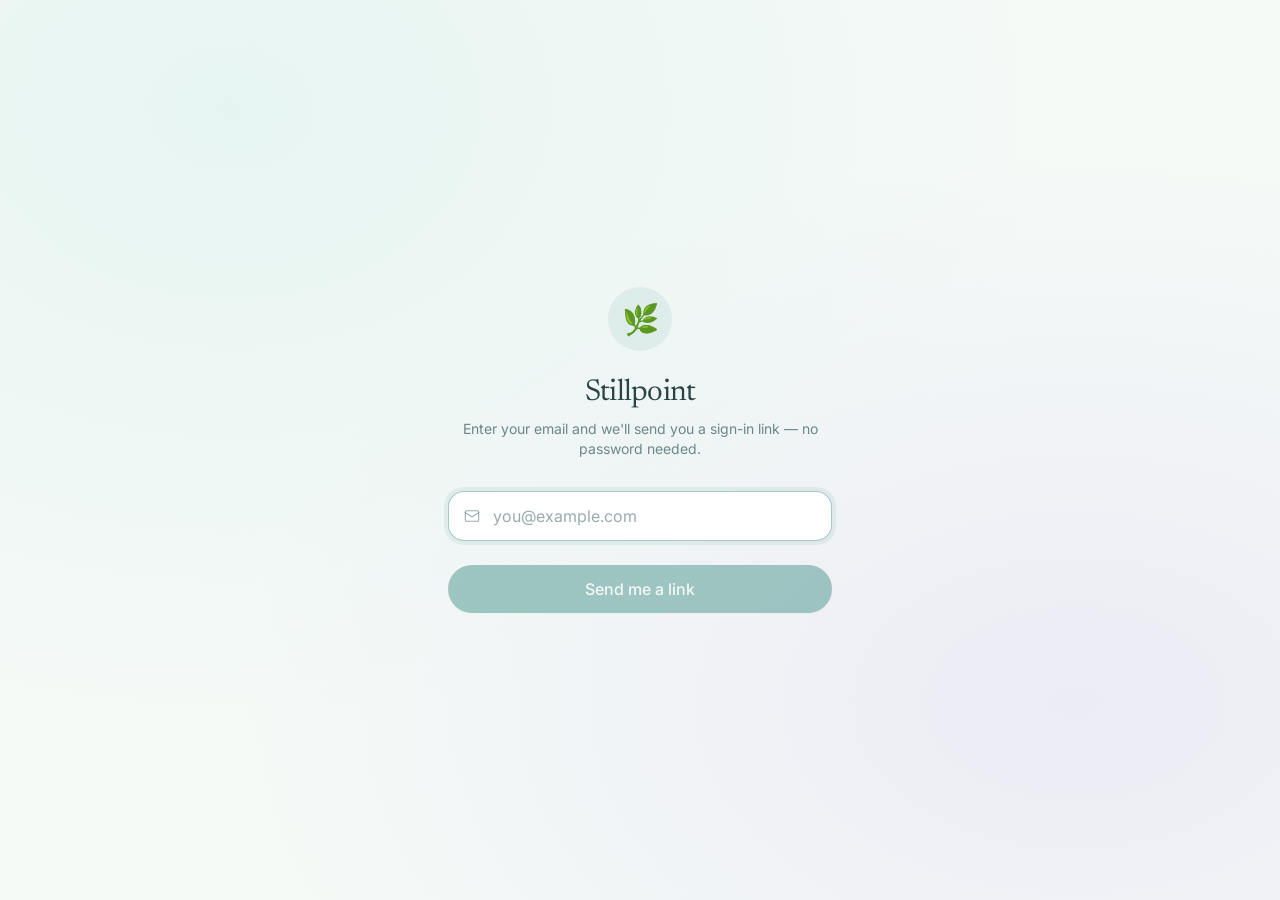
<file: index.html>
<!doctype html>
<html lang="en">
  <head>
    <meta charset="UTF-8" />
    <meta name="viewport" content="width=device-width, initial-scale=1.0, viewport-fit=cover" />
    <title>Stillpoint</title>
    <meta name="description" content="A daily gratitude practice." />

    <link rel="icon" type="image/png" href="./favicon.png" />
    <link rel="apple-touch-icon" href="./apple-touch-icon.png" />
    <link rel="manifest" href="./manifest.webmanifest" />

    <!-- theme color follows light/dark for the browser/status bar -->
    <meta name="theme-color" content="#eef5f2" media="(prefers-color-scheme: light)" />
    <meta name="theme-color" content="#0f1a19" media="(prefers-color-scheme: dark)" />

    <!-- iOS add-to-home-screen -->
    <meta name="apple-mobile-web-app-capable" content="yes" />
    <meta name="mobile-web-app-capable" content="yes" />
    <meta name="apple-mobile-web-app-status-bar-style" content="black-translucent" />
    <meta name="apple-mobile-web-app-title" content="Stillpoint" />
    <script type="module" crossorigin src="./assets/index-DA59AJgt.js"></script>
    <link rel="stylesheet" crossorigin href="./assets/index-sqqzclFQ.css">
  </head>
  <body>
    <div id="root"></div>
  </body>
</html>
</file>
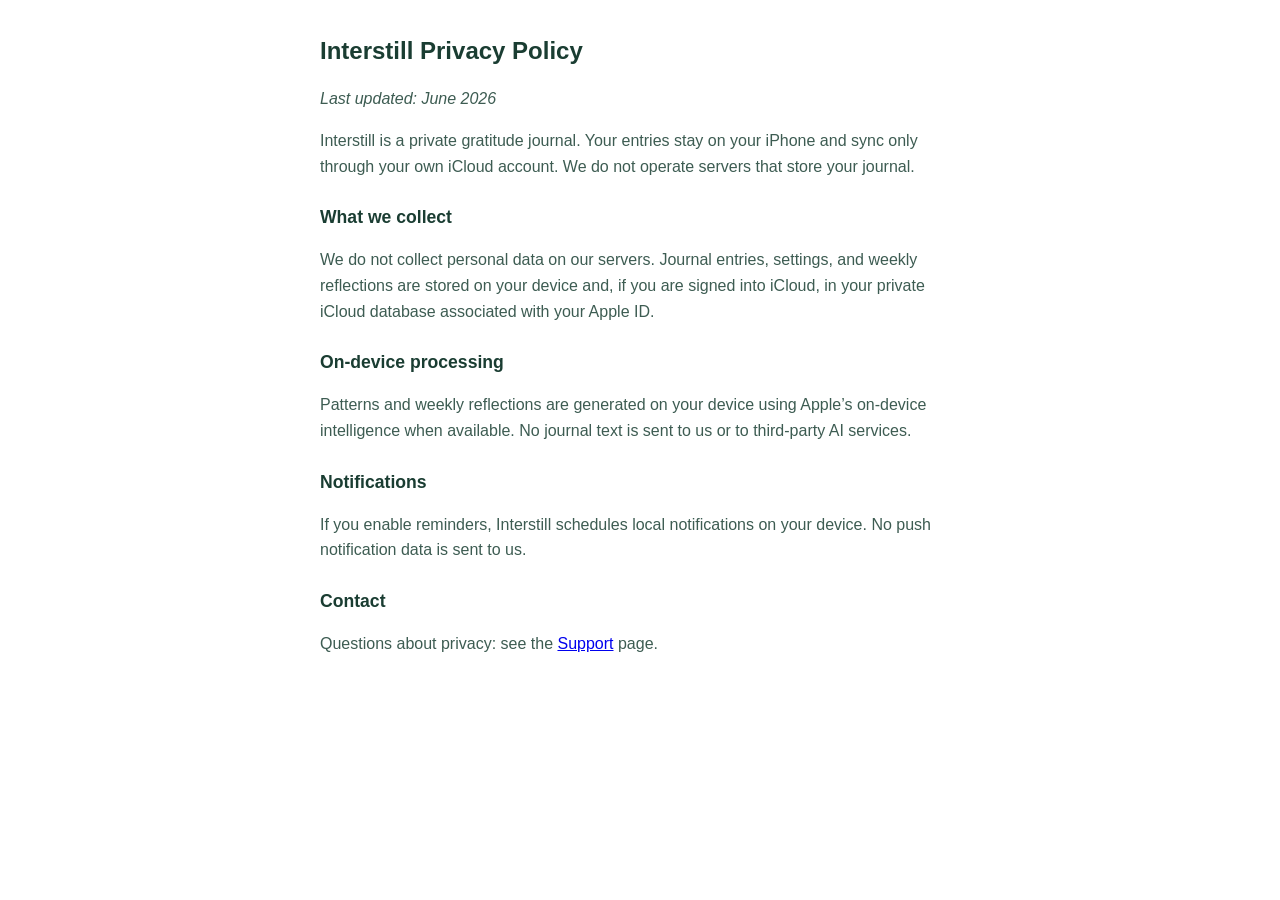
<file: privacy.html>
<!DOCTYPE html>
<html lang="en">
<head>
  <meta charset="utf-8">
  <meta name="viewport" content="width=device-width, initial-scale=1">
  <title>Interstill — Privacy Policy</title>
  <style>
    body { font-family: -apple-system, BlinkMacSystemFont, sans-serif; line-height: 1.6; max-width: 640px; margin: 2rem auto; padding: 0 1.25rem; color: #1a3d32; }
    h1 { font-size: 1.5rem; }
    h2 { font-size: 1.1rem; margin-top: 1.5rem; }
    p, li { color: #3d5c52; }
  </style>
</head>
<body>
  <h1>Interstill Privacy Policy</h1>
  <p><em>Last updated: June 2026</em></p>

  <p>Interstill is a private gratitude journal. Your entries stay on your iPhone and sync only through your own iCloud account. We do not operate servers that store your journal.</p>

  <h2>What we collect</h2>
  <p>We do not collect personal data on our servers. Journal entries, settings, and weekly reflections are stored on your device and, if you are signed into iCloud, in your private iCloud database associated with your Apple ID.</p>

  <h2>On-device processing</h2>
  <p>Patterns and weekly reflections are generated on your device using Apple’s on-device intelligence when available. No journal text is sent to us or to third-party AI services.</p>

  <h2>Notifications</h2>
  <p>If you enable reminders, Interstill schedules local notifications on your device. No push notification data is sent to us.</p>

  <h2>Contact</h2>
  <p>Questions about privacy: see the <a href="support.html">Support</a> page.</p>
</body>
</html>
</file>
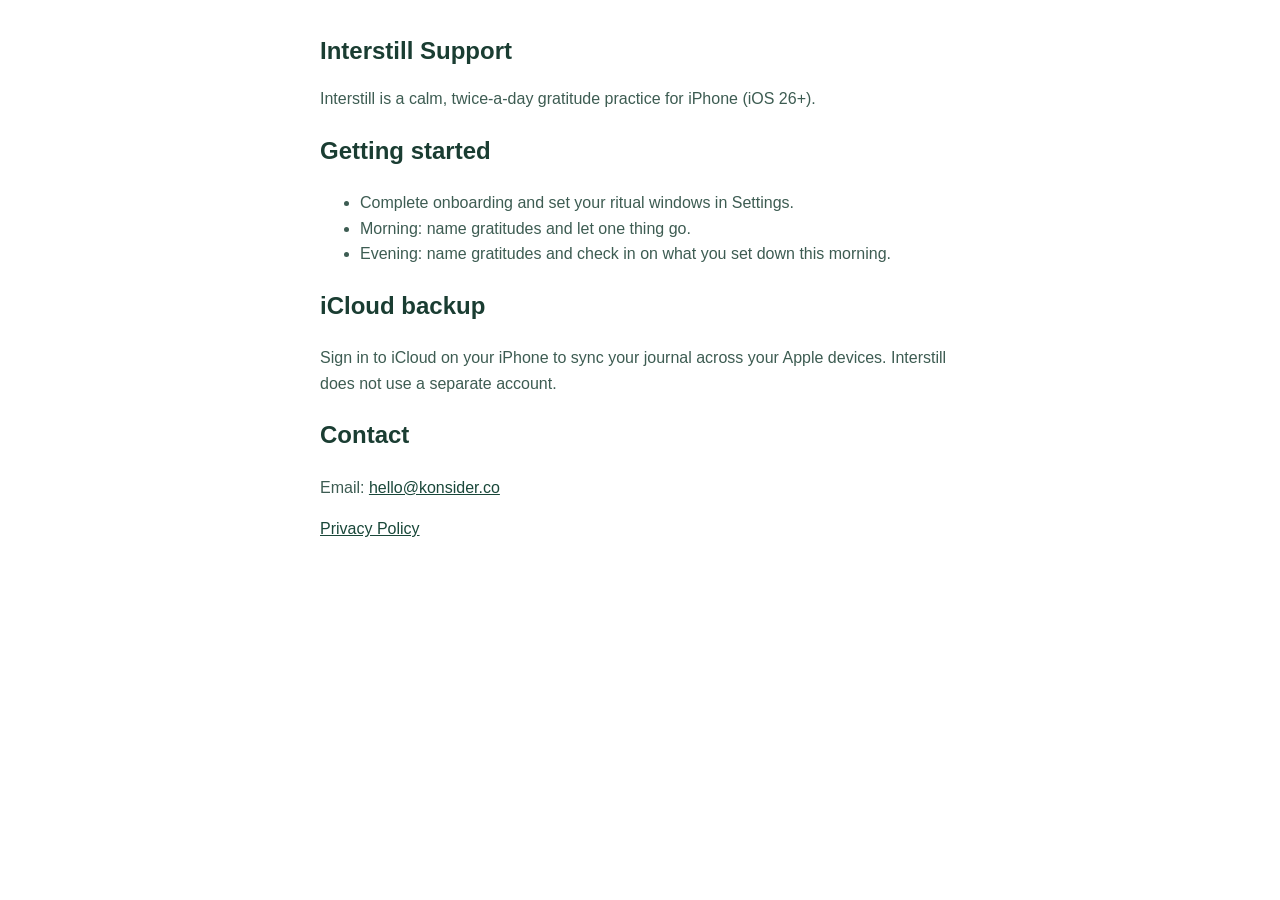
<file: support.html>
<!DOCTYPE html>
<html lang="en">
<head>
  <meta charset="utf-8">
  <meta name="viewport" content="width=device-width, initial-scale=1">
  <title>Interstill — Support</title>
  <style>
    body { font-family: -apple-system, BlinkMacSystemFont, sans-serif; line-height: 1.6; max-width: 640px; margin: 2rem auto; padding: 0 1.25rem; color: #1a3d32; }
    h1 { font-size: 1.5rem; }
    p, li { color: #3d5c52; }
    a { color: #194739; }
  </style>
</head>
<body>
  <h1>Interstill Support</h1>
  <p>Interstill is a calm, twice-a-day gratitude practice for iPhone (iOS 26+).</p>

  <h2>Getting started</h2>
  <ul>
    <li>Complete onboarding and set your ritual windows in Settings.</li>
    <li>Morning: name gratitudes and let one thing go.</li>
    <li>Evening: name gratitudes and check in on what you set down this morning.</li>
  </ul>

  <h2>iCloud backup</h2>
  <p>Sign in to iCloud on your iPhone to sync your journal across your Apple devices. Interstill does not use a separate account.</p>

  <h2>Contact</h2>
  <p>Email: <a href="mailto:hello@konsider.co">hello@konsider.co</a></p>

  <p><a href="privacy.html">Privacy Policy</a></p>
</body>
</html>
</file>
<file: assets/index-sqqzclFQ.css>
@import "https://fonts.googleapis.com/css2?family=Inter:wght@400;500;600&family=Newsreader:ital,opsz,wght@0,6..72,400;0,6..72,500;1,6..72,400&display=swap";*,:before,:after,::backdrop{--tw-border-spacing-x:0;--tw-border-spacing-y:0;--tw-translate-x:0;--tw-translate-y:0;--tw-rotate:0;--tw-skew-x:0;--tw-skew-y:0;--tw-scale-x:1;--tw-scale-y:1;--tw-pan-x: ;--tw-pan-y: ;--tw-pinch-zoom: ;--tw-scroll-snap-strictness:proximity;--tw-gradient-from-position: ;--tw-gradient-via-position: ;--tw-gradient-to-position: ;--tw-ordinal: ;--tw-slashed-zero: ;--tw-numeric-figure: ;--tw-numeric-spacing: ;--tw-numeric-fraction: ;--tw-ring-inset: ;--tw-ring-offset-width:0px;--tw-ring-offset-color:#fff;--tw-ring-color:#3b82f680;--tw-ring-offset-shadow:0 0 #0000;--tw-ring-shadow:0 0 #0000;--tw-shadow:0 0 #0000;--tw-shadow-colored:0 0 #0000;--tw-blur: ;--tw-brightness: ;--tw-contrast: ;--tw-grayscale: ;--tw-hue-rotate: ;--tw-invert: ;--tw-saturate: ;--tw-sepia: ;--tw-drop-shadow: ;--tw-backdrop-blur: ;--tw-backdrop-brightness: ;--tw-backdrop-contrast: ;--tw-backdrop-grayscale: ;--tw-backdrop-hue-rotate: ;--tw-backdrop-invert: ;--tw-backdrop-opacity: ;--tw-backdrop-saturate: ;--tw-backdrop-sepia: ;--tw-contain-size: ;--tw-contain-layout: ;--tw-contain-paint: ;--tw-contain-style: }*,:before,:after{box-sizing:border-box;border:0 solid #e5e7eb}:before,:after{--tw-content:""}html,:host{-webkit-text-size-adjust:100%;tab-size:4;font-feature-settings:normal;font-variation-settings:normal;-webkit-tap-highlight-color:transparent;font-family:Inter,system-ui,sans-serif;line-height:1.5}body{line-height:inherit;margin:0}hr{height:0;color:inherit;border-top-width:1px}abbr:where([title]){-webkit-text-decoration:underline dotted;text-decoration:underline dotted}h1,h2,h3,h4,h5,h6{font-size:inherit;font-weight:inherit}a{color:inherit;-webkit-text-decoration:inherit;text-decoration:inherit}b,strong{font-weight:bolder}code,kbd,samp,pre{font-feature-settings:normal;font-variation-settings:normal;font-family:ui-monospace,SFMono-Regular,Menlo,Monaco,Consolas,Liberation Mono,Courier New,monospace;font-size:1em}small{font-size:80%}sub,sup{vertical-align:baseline;font-size:75%;line-height:0;position:relative}sub{bottom:-.25em}sup{top:-.5em}table{text-indent:0;border-color:inherit;border-collapse:collapse}button,input,optgroup,select,textarea{font-feature-settings:inherit;font-variation-settings:inherit;font-family:inherit;font-size:100%;font-weight:inherit;line-height:inherit;letter-spacing:inherit;color:inherit;margin:0;padding:0}button,select{text-transform:none}button,input:where([type=button]),input:where([type=reset]),input:where([type=submit]){-webkit-appearance:button;background-color:#0000;background-image:none}:-moz-focusring{outline:auto}:-moz-ui-invalid{box-shadow:none}progress{vertical-align:baseline}::-webkit-inner-spin-button{height:auto}::-webkit-outer-spin-button{height:auto}[type=search]{-webkit-appearance:textfield;outline-offset:-2px}::-webkit-search-decoration{-webkit-appearance:none}::-webkit-file-upload-button{-webkit-appearance:button;font:inherit}summary{display:list-item}blockquote,dl,dd,h1,h2,h3,h4,h5,h6,hr,figure,p,pre{margin:0}fieldset{margin:0;padding:0}legend{padding:0}ol,ul,menu{margin:0;padding:0;list-style:none}dialog{padding:0}textarea{resize:vertical}input::-moz-placeholder{opacity:1;color:#9ca3af}textarea::-moz-placeholder{opacity:1;color:#9ca3af}input::placeholder,textarea::placeholder{opacity:1;color:#9ca3af}button,[role=button]{cursor:pointer}:disabled{cursor:default}img,svg,video,canvas,audio,iframe,embed,object{vertical-align:middle;display:block}img,video{max-width:100%;height:auto}[hidden]:where(:not([hidden=until-found])){display:none}:root{--background:150 30% 97%;--foreground:185 25% 22%;--card:0 0% 100%;--card-foreground:185 25% 22%;--primary:172 33% 44%;--primary-foreground:150 40% 98%;--secondary:150 22% 92%;--secondary-foreground:185 25% 28%;--muted:150 20% 93%;--muted-foreground:185 12% 48%;--accent:252 40% 93%;--accent-foreground:252 30% 38%;--border:155 18% 88%;--input:155 18% 86%;--ring:172 33% 55%;--radius:1rem}@media (prefers-color-scheme:dark){:root{--background:196 24% 9%;--foreground:150 14% 87%;--card:196 20% 13%;--card-foreground:150 14% 87%;--primary:172 36% 50%;--primary-foreground:196 30% 7%;--secondary:196 15% 19%;--secondary-foreground:150 14% 84%;--muted:196 14% 17%;--muted-foreground:185 10% 62%;--accent:252 22% 27%;--accent-foreground:252 45% 86%;--border:196 14% 22%;--input:196 14% 24%;--ring:172 36% 55%}}*{border-color:hsl(var(--border))}body{background-color:hsl(var(--background));color:hsl(var(--foreground));-webkit-font-smoothing:antialiased;-moz-osx-font-smoothing:grayscale;background-image:radial-gradient(at 18% 12%,#dbf0ed8c 0,#0000 55%),radial-gradient(at 84% 78%,#e5e1f48c 0,#0000 55%);background-attachment:fixed;font-family:Inter,system-ui,sans-serif}@media (prefers-color-scheme:dark){body{background-image:radial-gradient(at 18% 12%,#1c544d59 0,#0000 55%),radial-gradient(at 84% 78%,#3c2d764d 0,#0000 55%)}}h1,h2,h3{letter-spacing:-.025em;font-family:Newsreader,Georgia,serif}.fixed{position:fixed}.absolute{position:absolute}.relative{position:relative}.sticky{position:sticky}.inset-0{inset:0}.inset-x-0{left:0;right:0}.-bottom-0\.5{bottom:-.125rem}.-bottom-1{bottom:-.25rem}.-right-0\.5{right:-.125rem}.-right-1{right:-.25rem}.bottom-0{bottom:0}.left-4{left:1rem}.top-0{top:0}.top-1\/2{top:50%}.z-20{z-index:20}.z-50{z-index:50}.mx-auto{margin-left:auto;margin-right:auto}.mb-10{margin-bottom:2.5rem}.mb-3{margin-bottom:.75rem}.mb-4{margin-bottom:1rem}.mb-5{margin-bottom:1.25rem}.mb-6{margin-bottom:1.5rem}.mb-8{margin-bottom:2rem}.mt-0\.5{margin-top:.125rem}.mt-1{margin-top:.25rem}.mt-1\.5{margin-top:.375rem}.mt-2{margin-top:.5rem}.mt-3{margin-top:.75rem}.mt-4{margin-top:1rem}.mt-5{margin-top:1.25rem}.mt-6{margin-top:1.5rem}.mt-7{margin-top:1.75rem}.mt-8{margin-top:2rem}.mt-auto{margin-top:auto}.flex{display:flex}.inline-flex{display:inline-flex}.grid{display:grid}.hidden{display:none}.h-10{height:2.5rem}.h-11{height:2.75rem}.h-12{height:3rem}.h-16{height:4rem}.h-2\.5{height:.625rem}.h-3{height:.75rem}.h-3\.5{height:.875rem}.h-4{height:1rem}.h-5{height:1.25rem}.h-6{height:1.5rem}.h-7{height:1.75rem}.h-9{height:2.25rem}.h-\[18px\]{height:18px}.h-\[19px\]{height:19px}.h-screen{height:100vh}.min-h-\[88px\]{min-height:88px}.min-h-screen{min-height:100vh}.w-10{width:2.5rem}.w-12{width:3rem}.w-16{width:4rem}.w-2\.5{width:.625rem}.w-3{width:.75rem}.w-3\.5{width:.875rem}.w-4{width:1rem}.w-5{width:1.25rem}.w-6{width:1.5rem}.w-7{width:1.75rem}.w-72{width:18rem}.w-9{width:2.25rem}.w-\[18px\]{width:18px}.w-\[19px\]{width:19px}.w-full{width:100%}.max-w-2xl{max-width:42rem}.max-w-md{max-width:28rem}.max-w-sm{max-width:24rem}.max-w-xl{max-width:36rem}.flex-1{flex:1}.shrink-0{flex-shrink:0}.-translate-y-1\/2{--tw-translate-y:-50%;transform:translate(var(--tw-translate-x), var(--tw-translate-y)) rotate(var(--tw-rotate)) skewX(var(--tw-skew-x)) skewY(var(--tw-skew-y)) scaleX(var(--tw-scale-x)) scaleY(var(--tw-scale-y))}@keyframes breathe{0%,to{opacity:.6;transform:scale(1)}50%{opacity:1;transform:scale(1.06)}}.animate-breathe{animation:6s ease-in-out infinite breathe}@keyframes fade-up{0%{opacity:0;transform:translateY(8px)}to{opacity:1;transform:translateY(0)}}.animate-fade-up{animation:.5s ease-out both fade-up}@keyframes spin{to{transform:rotate(360deg)}}.animate-spin{animation:1s linear infinite spin}.cursor-pointer{cursor:pointer}.resize-none{resize:none}.flex-col{flex-direction:column}.flex-wrap{flex-wrap:wrap}.place-items-center{place-items:center}.items-start{align-items:flex-start}.items-center{align-items:center}.items-stretch{align-items:stretch}.justify-end{justify-content:flex-end}.justify-center{justify-content:center}.justify-between{justify-content:space-between}.justify-around{justify-content:space-around}.gap-0\.5{gap:.125rem}.gap-1\.5{gap:.375rem}.gap-2{gap:.5rem}.gap-2\.5{gap:.625rem}.gap-3{gap:.75rem}.gap-4{gap:1rem}.gap-5{gap:1.25rem}.gap-6{gap:1.5rem}.gap-x-8{-moz-column-gap:2rem;column-gap:2rem}.gap-y-2{row-gap:.5rem}.space-y-1\.5>:not([hidden])~:not([hidden]){--tw-space-y-reverse:0;margin-top:calc(.375rem * calc(1 - var(--tw-space-y-reverse)));margin-bottom:calc(.375rem * var(--tw-space-y-reverse))}.space-y-2\.5>:not([hidden])~:not([hidden]){--tw-space-y-reverse:0;margin-top:calc(.625rem * calc(1 - var(--tw-space-y-reverse)));margin-bottom:calc(.625rem * var(--tw-space-y-reverse))}.space-y-3>:not([hidden])~:not([hidden]){--tw-space-y-reverse:0;margin-top:calc(.75rem * calc(1 - var(--tw-space-y-reverse)));margin-bottom:calc(.75rem * var(--tw-space-y-reverse))}.space-y-4>:not([hidden])~:not([hidden]){--tw-space-y-reverse:0;margin-top:calc(1rem * calc(1 - var(--tw-space-y-reverse)));margin-bottom:calc(1rem * var(--tw-space-y-reverse))}.space-y-5>:not([hidden])~:not([hidden]){--tw-space-y-reverse:0;margin-top:calc(1.25rem * calc(1 - var(--tw-space-y-reverse)));margin-bottom:calc(1.25rem * var(--tw-space-y-reverse))}.truncate{text-overflow:ellipsis;white-space:nowrap;overflow:hidden}.whitespace-nowrap{white-space:nowrap}.rounded-2xl{border-radius:1rem}.rounded-\[var\(--radius\)\]{border-radius:var(--radius)}.rounded-full{border-radius:9999px}.rounded-xl{border-radius:.75rem}.border{border-width:1px}.border-r{border-right-width:1px}.border-t{border-top-width:1px}.border-accent\/60{border-color:hsl(var(--accent) / .6)}.border-border{border-color:hsl(var(--border))}.border-border\/60{border-color:hsl(var(--border) / .6)}.border-border\/70{border-color:hsl(var(--border) / .7)}.border-input{border-color:hsl(var(--input))}.border-primary{border-color:hsl(var(--primary))}.border-primary\/30{border-color:hsl(var(--primary) / .3)}.border-transparent{border-color:#0000}.bg-accent{background-color:hsl(var(--accent))}.bg-accent\/15{background-color:hsl(var(--accent) / .15)}.bg-accent\/20{background-color:hsl(var(--accent) / .2)}.bg-accent\/40{background-color:hsl(var(--accent) / .4)}.bg-card{background-color:hsl(var(--card))}.bg-card\/40{background-color:hsl(var(--card) / .4)}.bg-card\/50{background-color:hsl(var(--card) / .5)}.bg-card\/60{background-color:hsl(var(--card) / .6)}.bg-card\/80{background-color:hsl(var(--card) / .8)}.bg-card\/85{background-color:hsl(var(--card) / .85)}.bg-foreground\/20{background-color:hsl(var(--foreground) / .2)}.bg-primary{background-color:hsl(var(--primary))}.bg-primary\/10{background-color:hsl(var(--primary) / .1)}.bg-primary\/15{background-color:hsl(var(--primary) / .15)}.bg-primary\/5{background-color:hsl(var(--primary) / .05)}.bg-secondary{background-color:hsl(var(--secondary))}.bg-secondary\/40{background-color:hsl(var(--secondary) / .4)}.bg-secondary\/70{background-color:hsl(var(--secondary) / .7)}.bg-transparent{background-color:#0000}.p-10{padding:2.5rem}.p-4{padding:1rem}.p-5{padding:1.25rem}.p-6{padding:1.5rem}.p-7{padding:1.75rem}.px-1{padding-left:.25rem;padding-right:.25rem}.px-3{padding-left:.75rem;padding-right:.75rem}.px-3\.5{padding-left:.875rem;padding-right:.875rem}.px-4{padding-left:1rem;padding-right:1rem}.px-5{padding-left:1.25rem;padding-right:1.25rem}.px-6{padding-left:1.5rem;padding-right:1.5rem}.px-8{padding-left:2rem;padding-right:2rem}.py-1{padding-top:.25rem;padding-bottom:.25rem}.py-1\.5{padding-top:.375rem;padding-bottom:.375rem}.py-16{padding-top:4rem;padding-bottom:4rem}.py-2{padding-top:.5rem;padding-bottom:.5rem}.py-24{padding-top:6rem;padding-bottom:6rem}.py-3{padding-top:.75rem;padding-bottom:.75rem}.py-8{padding-top:2rem;padding-bottom:2rem}.pb-28{padding-bottom:7rem}.pb-3{padding-bottom:.75rem}.pb-\[env\(safe-area-inset-bottom\)\]{padding-bottom:env(safe-area-inset-bottom)}.pl-11{padding-left:2.75rem}.pr-4{padding-right:1rem}.pt-0\.5{padding-top:.125rem}.pt-10{padding-top:2.5rem}.pt-3{padding-top:.75rem}.pt-6{padding-top:1.5rem}.text-left{text-align:left}.text-center{text-align:center}.font-serif{font-family:Newsreader,Georgia,serif}.text-2xl{font-size:1.5rem;line-height:2rem}.text-3xl{font-size:1.875rem;line-height:2.25rem}.text-\[10px\]{font-size:10px}.text-base{font-size:1rem;line-height:1.5rem}.text-lg{font-size:1.125rem;line-height:1.75rem}.text-sm{font-size:.875rem;line-height:1.25rem}.text-xl{font-size:1.25rem;line-height:1.75rem}.text-xs{font-size:.75rem;line-height:1rem}.font-medium{font-weight:500}.uppercase{text-transform:uppercase}.capitalize{text-transform:capitalize}.italic{font-style:italic}.leading-relaxed{line-height:1.625}.leading-tight{line-height:1.25}.tracking-wide{letter-spacing:.025em}.text-accent-foreground{color:hsl(var(--accent-foreground))}.text-card-foreground{color:hsl(var(--card-foreground))}.text-foreground{color:hsl(var(--foreground))}.text-foreground\/60{color:hsl(var(--foreground) / .6)}.text-foreground\/70{color:hsl(var(--foreground) / .7)}.text-foreground\/80{color:hsl(var(--foreground) / .8)}.text-muted-foreground{color:hsl(var(--muted-foreground))}.text-muted-foreground\/60{color:hsl(var(--muted-foreground) / .6)}.text-muted-foreground\/70{color:hsl(var(--muted-foreground) / .7)}.text-muted-foreground\/80{color:hsl(var(--muted-foreground) / .8)}.text-primary{color:hsl(var(--primary))}.text-primary-foreground{color:hsl(var(--primary-foreground))}.text-primary\/80{color:hsl(var(--primary) / .8)}.text-secondary-foreground{color:hsl(var(--secondary-foreground))}.accent-\[hsl\(var\(--primary\)\)\]{accent-color:hsl(var(--primary))}.opacity-40{opacity:.4}.opacity-45{opacity:.45}.opacity-50{opacity:.5}.shadow-\[0_4px_30px_-12px_hsl\(185_25\%_30\%_\/_0\.15\)\]{--tw-shadow:0 4px 30px -12px #395c6026;--tw-shadow-colored:0 4px 30px -12px var(--tw-shadow-color);box-shadow:var(--tw-ring-offset-shadow,0 0 #0000), var(--tw-ring-shadow,0 0 #0000), var(--tw-shadow)}.shadow-sm{--tw-shadow:0 1px 2px 0 #0000000d;--tw-shadow-colored:0 1px 2px 0 var(--tw-shadow-color);box-shadow:var(--tw-ring-offset-shadow,0 0 #0000), var(--tw-ring-shadow,0 0 #0000), var(--tw-shadow)}.outline{outline-style:solid}.filter{filter:var(--tw-blur) var(--tw-brightness) var(--tw-contrast) var(--tw-grayscale) var(--tw-hue-rotate) var(--tw-invert) var(--tw-saturate) var(--tw-sepia) var(--tw-drop-shadow)}.backdrop-blur-md{--tw-backdrop-blur:blur(12px);-webkit-backdrop-filter:var(--tw-backdrop-blur) var(--tw-backdrop-brightness) var(--tw-backdrop-contrast) var(--tw-backdrop-grayscale) var(--tw-backdrop-hue-rotate) var(--tw-backdrop-invert) var(--tw-backdrop-opacity) var(--tw-backdrop-saturate) var(--tw-backdrop-sepia);backdrop-filter:var(--tw-backdrop-blur) var(--tw-backdrop-brightness) var(--tw-backdrop-contrast) var(--tw-backdrop-grayscale) var(--tw-backdrop-hue-rotate) var(--tw-backdrop-invert) var(--tw-backdrop-opacity) var(--tw-backdrop-saturate) var(--tw-backdrop-sepia)}.backdrop-blur-sm{--tw-backdrop-blur:blur(4px);-webkit-backdrop-filter:var(--tw-backdrop-blur) var(--tw-backdrop-brightness) var(--tw-backdrop-contrast) var(--tw-backdrop-grayscale) var(--tw-backdrop-hue-rotate) var(--tw-backdrop-invert) var(--tw-backdrop-opacity) var(--tw-backdrop-saturate) var(--tw-backdrop-sepia);backdrop-filter:var(--tw-backdrop-blur) var(--tw-backdrop-brightness) var(--tw-backdrop-contrast) var(--tw-backdrop-grayscale) var(--tw-backdrop-hue-rotate) var(--tw-backdrop-invert) var(--tw-backdrop-opacity) var(--tw-backdrop-saturate) var(--tw-backdrop-sepia)}.transition-all{transition-property:all;transition-duration:.15s;transition-timing-function:cubic-bezier(.4,0,.2,1)}.transition-colors{transition-property:color,background-color,border-color,text-decoration-color,fill,stroke;transition-duration:.15s;transition-timing-function:cubic-bezier(.4,0,.2,1)}.transition-shadow{transition-property:box-shadow;transition-duration:.15s;transition-timing-function:cubic-bezier(.4,0,.2,1)}.duration-300{transition-duration:.3s}@keyframes enter{0%{opacity:var(--tw-enter-opacity,1);transform:translate3d(var(--tw-enter-translate-x,0), var(--tw-enter-translate-y,0), 0) scale3d(var(--tw-enter-scale,1), var(--tw-enter-scale,1), var(--tw-enter-scale,1)) rotate(var(--tw-enter-rotate,0))}}@keyframes exit{to{opacity:var(--tw-exit-opacity,1);transform:translate3d(var(--tw-exit-translate-x,0), var(--tw-exit-translate-y,0), 0) scale3d(var(--tw-exit-scale,1), var(--tw-exit-scale,1), var(--tw-exit-scale,1)) rotate(var(--tw-exit-rotate,0))}}.duration-300{animation-duration:.3s}::-webkit-scrollbar{width:10px}::-webkit-scrollbar-thumb{background:#c9d9d2 padding-box content-box;border:3px solid #0000;border-radius:999px}.placeholder\:text-muted-foreground\/70::placeholder{color:hsl(var(--muted-foreground) / .7)}.hover\:-translate-y-0\.5:hover{--tw-translate-y:-.125rem;transform:translate(var(--tw-translate-x), var(--tw-translate-y)) rotate(var(--tw-rotate)) skewX(var(--tw-skew-x)) skewY(var(--tw-skew-y)) scaleX(var(--tw-scale-x)) scaleY(var(--tw-scale-y))}.hover\:bg-primary\/90:hover{background-color:hsl(var(--primary) / .9)}.hover\:bg-secondary\/60:hover{background-color:hsl(var(--secondary) / .6)}.hover\:bg-secondary\/70:hover{background-color:hsl(var(--secondary) / .7)}.hover\:bg-secondary\/80:hover{background-color:hsl(var(--secondary) / .8)}.hover\:text-foreground:hover{color:hsl(var(--foreground))}.hover\:shadow-md:hover{--tw-shadow:0 4px 6px -1px #0000001a, 0 2px 4px -2px #0000001a;--tw-shadow-colored:0 4px 6px -1px var(--tw-shadow-color), 0 2px 4px -2px var(--tw-shadow-color);box-shadow:var(--tw-ring-offset-shadow,0 0 #0000), var(--tw-ring-shadow,0 0 #0000), var(--tw-shadow)}.focus-visible\:border-primary\/50:focus-visible{border-color:hsl(var(--primary) / .5)}.focus-visible\:bg-card:focus-visible{background-color:hsl(var(--card))}.focus-visible\:outline-none:focus-visible{outline-offset:2px;outline:2px solid #0000}.focus-visible\:ring-2:focus-visible{--tw-ring-offset-shadow:var(--tw-ring-inset) 0 0 0 var(--tw-ring-offset-width) var(--tw-ring-offset-color);--tw-ring-shadow:var(--tw-ring-inset) 0 0 0 calc(2px + var(--tw-ring-offset-width)) var(--tw-ring-color);box-shadow:var(--tw-ring-offset-shadow), var(--tw-ring-shadow), var(--tw-shadow,0 0 #0000)}.focus-visible\:ring-4:focus-visible{--tw-ring-offset-shadow:var(--tw-ring-inset) 0 0 0 var(--tw-ring-offset-width) var(--tw-ring-offset-color);--tw-ring-shadow:var(--tw-ring-inset) 0 0 0 calc(4px + var(--tw-ring-offset-width)) var(--tw-ring-color);box-shadow:var(--tw-ring-offset-shadow), var(--tw-ring-shadow), var(--tw-shadow,0 0 #0000)}.focus-visible\:ring-primary\/10:focus-visible{--tw-ring-color:hsl(var(--primary) / .1)}.focus-visible\:ring-ring:focus-visible{--tw-ring-color:hsl(var(--ring))}.focus-visible\:ring-offset-2:focus-visible{--tw-ring-offset-width:2px}.disabled\:pointer-events-none:disabled{pointer-events:none}.disabled\:cursor-not-allowed:disabled{cursor:not-allowed}.disabled\:opacity-50:disabled{opacity:.5}.group:hover .group-hover\:bg-secondary{background-color:hsl(var(--secondary))}@media (width>=768px){.md\:mb-4{margin-bottom:1rem}.md\:mt-3{margin-top:.75rem}.md\:flex{display:flex}.md\:hidden{display:none}.md\:h-16{height:4rem}.md\:h-7{height:1.75rem}.md\:w-16{width:4rem}.md\:w-7{width:1.75rem}.md\:px-16{padding-left:4rem;padding-right:4rem}.md\:py-14{padding-top:3.5rem;padding-bottom:3.5rem}.md\:pb-14{padding-bottom:3.5rem}.md\:text-3xl{font-size:1.875rem;line-height:2.25rem}.md\:text-4xl{font-size:2.25rem;line-height:2.5rem}.md\:text-base{font-size:1rem;line-height:1.5rem}}
</file>
